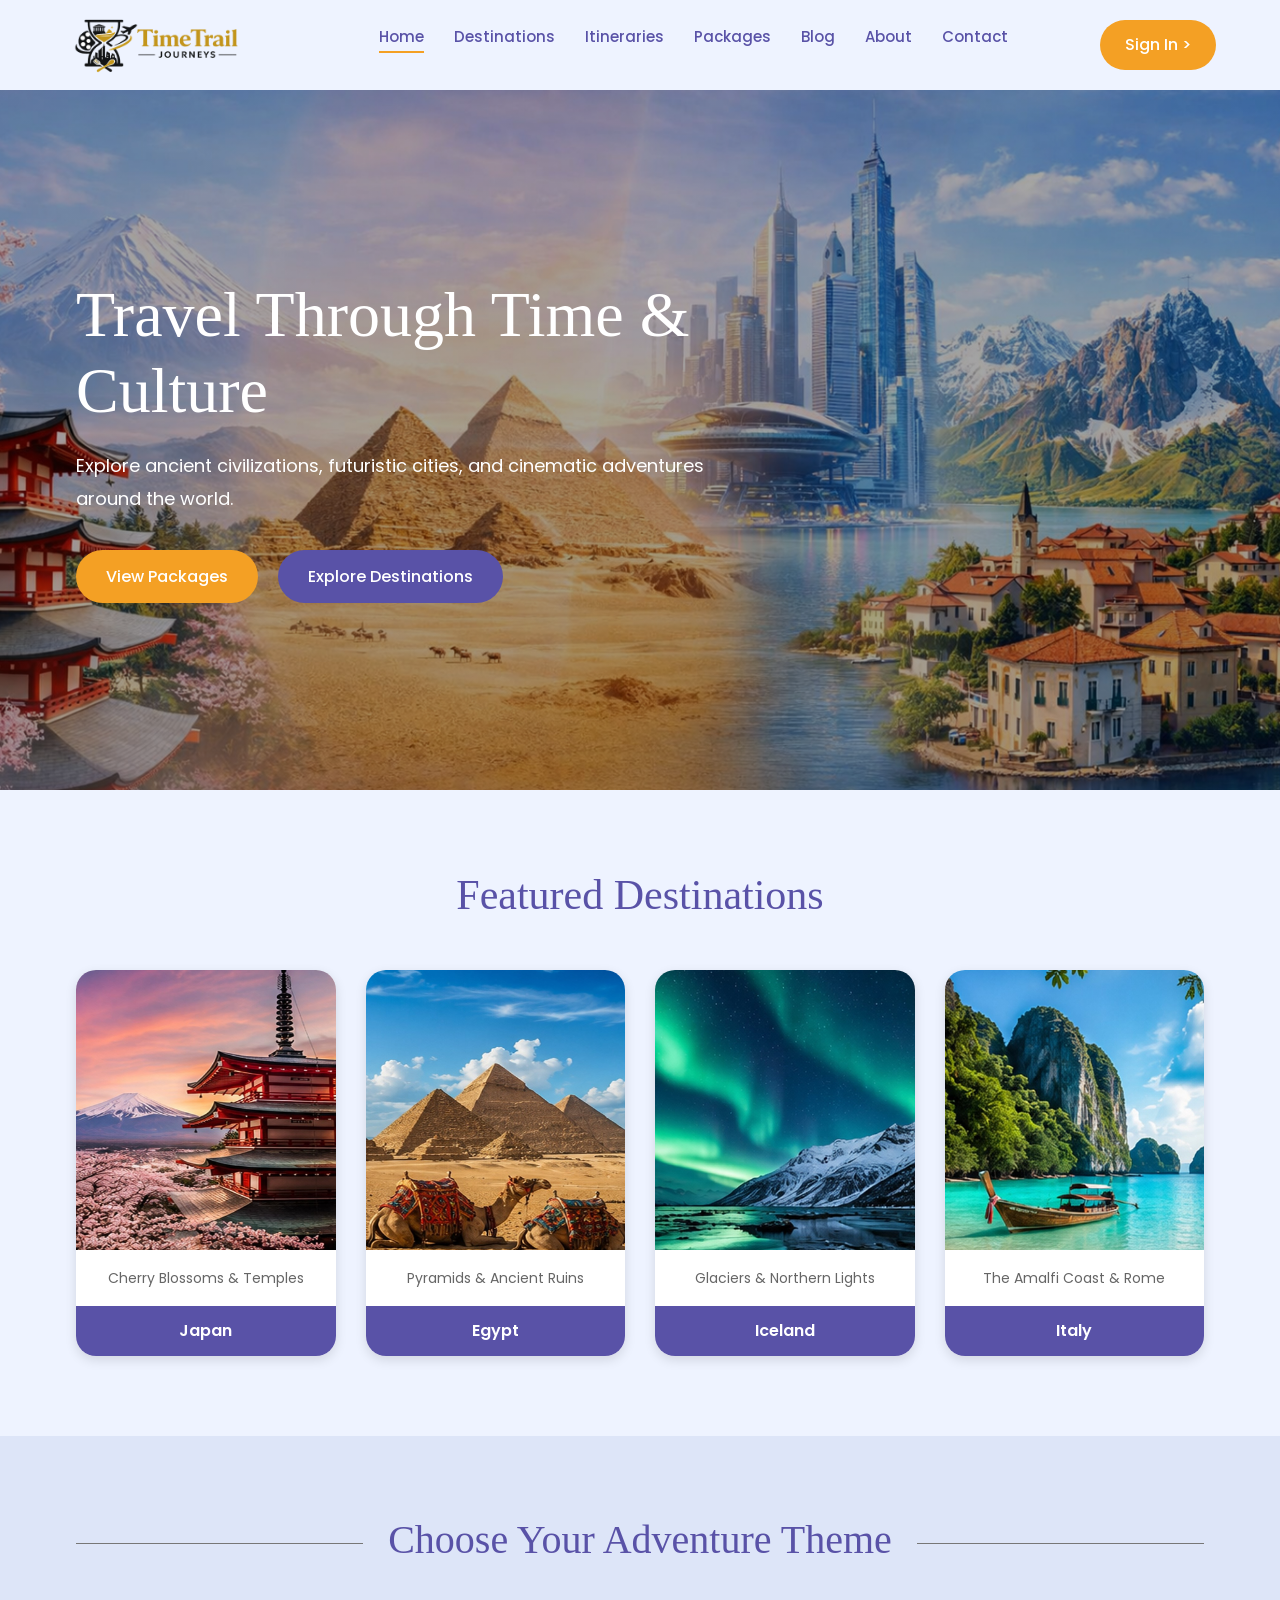
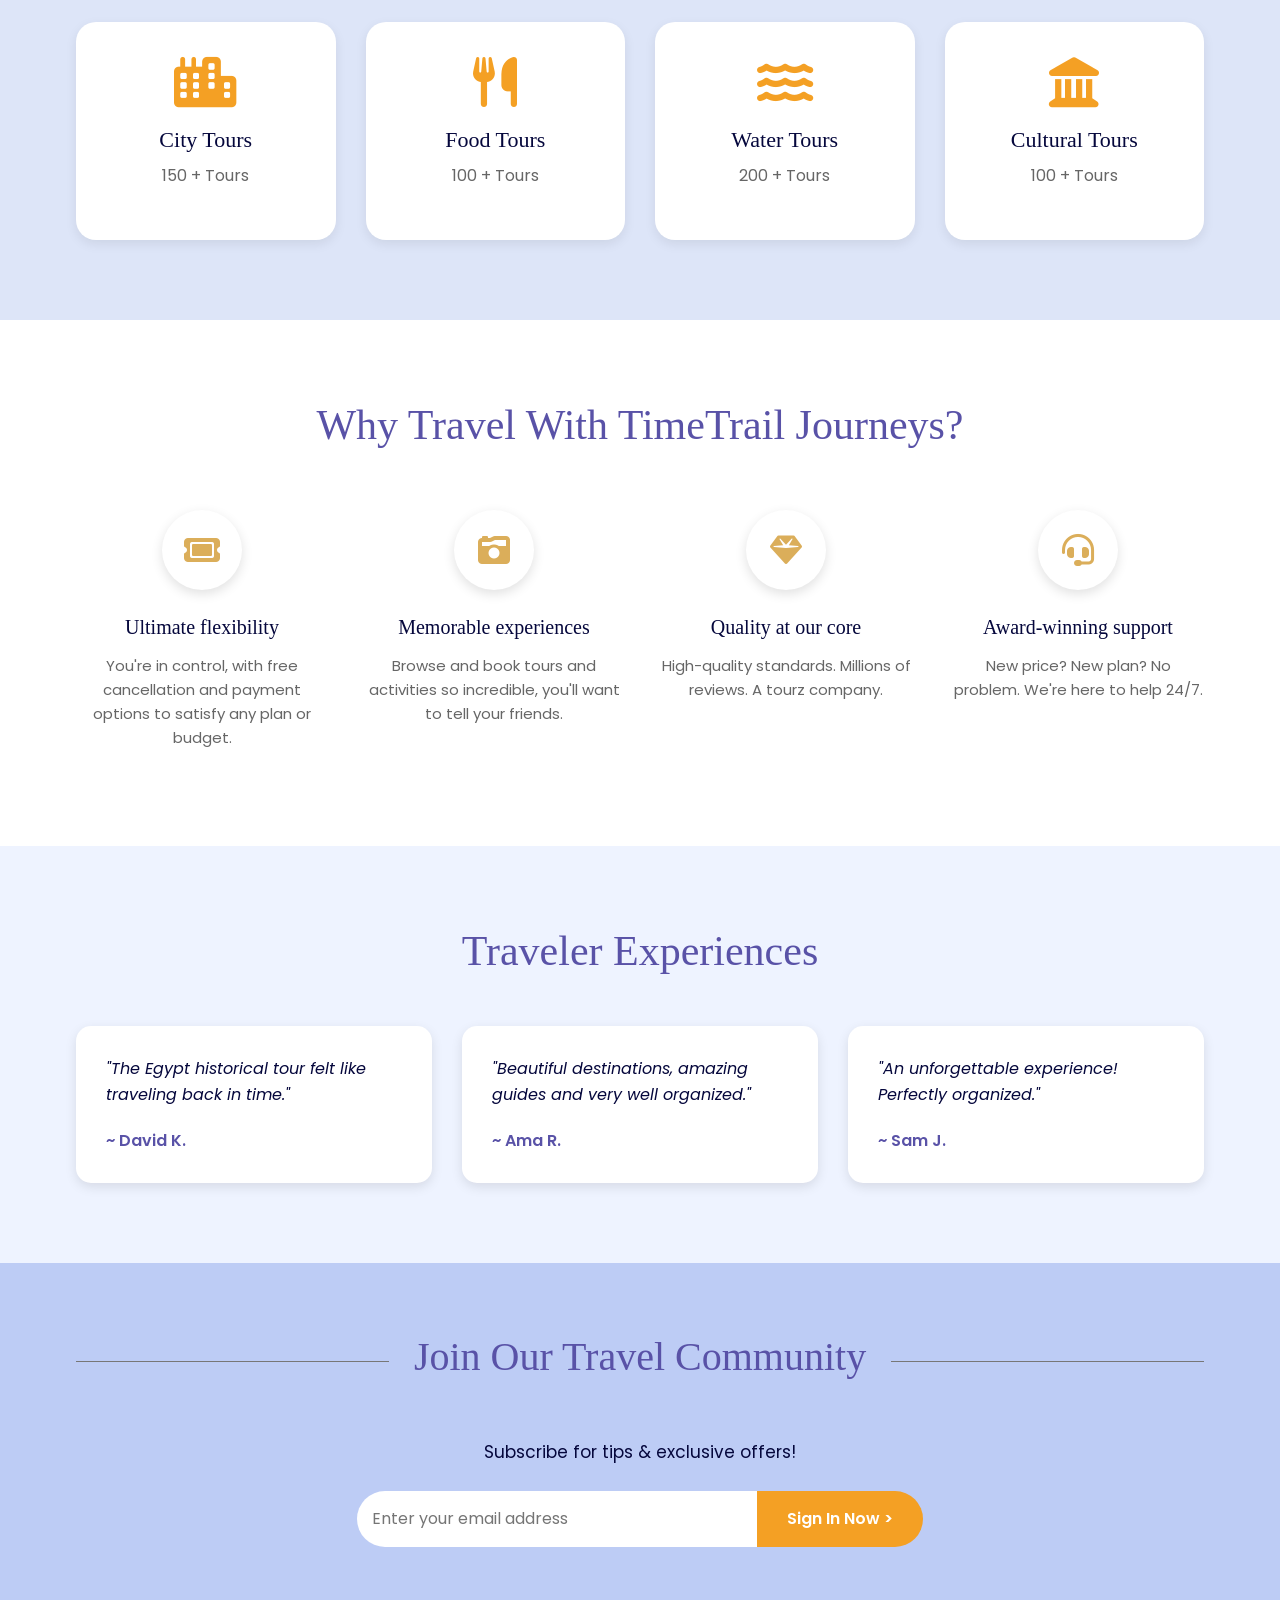
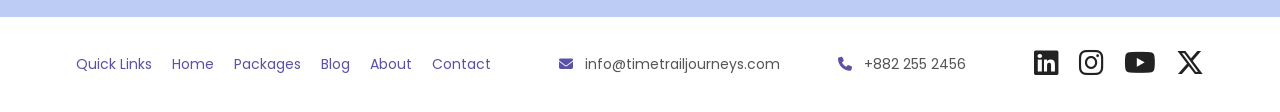
<file: index.html>
<!DOCTYPE html>
<html lang="en">
<head>
    <meta charset="UTF-8">
    <meta name="viewport" content="width=device-width, initial-scale=1.0">
    <title>TimeTrail Journeys</title>

    <link href="https://cdn.jsdelivr.net/npm/bootstrap@5.3.3/dist/css/bootstrap.min.css" rel="stylesheet">

    <!-- Google Fonts -->
    <link href="https://fonts.googleapis.com/css2?family=Poppins:wght@300;400;500;600;700&display=swap" rel="stylesheet">

    <!-- Font Awesome -->
    <link rel="stylesheet"
    href="https://cdnjs.cloudflare.com/ajax/libs/font-awesome/6.5.1/css/all.min.css">

    <!-- CSS -->
    <link rel="stylesheet" href="style.css">
</head>
<body>

<!-- ================= HEADER ================= -->

<header>
    <div class="container navbar">

        <div class="logo">
            <img src="images/logo.png" alt="TimeTrail Journeys Logo">
        </div>

        <nav>
            <ul>
                <li><a class="active" href="index.html">Home</a></li>
                <li><a href="destinations.html">Destinations</a></li>
                <li><a href="itinerary.html">Itineraries</a></li>
                <li><a href="packages.html">Packages</a></li>
                <li><a href="blog.html">Blog</a></li>
                <li><a href="about.html">About</a></li>
                <li><a href="contact.html">Contact</a></li>
            </ul>
        </nav>

        <a href="#" class="signin-btn">Sign In ></a>

    </div>
</header>

<!-- ================= HERO ================= -->

<section class="hero">

    <div class="hero-overlay">

        <div class="container">

            <div class="hero-content">

                <h1>Travel Through Time & Culture</h1>

                <p>
                    Explore ancient civilizations, futuristic cities,
                    and cinematic adventures around the world.
                </p>

                <div class="hero-buttons">

                    <a href="#" class="btn-primary">
                        View Packages
                    </a>

                    <a href="#" class="btn-secondary">
                        Explore Destinations
                    </a>

                </div>

            </div>

        </div>

    </div>

</section>

<!-- ================= FEATURED DESTINATIONS ================= -->

<section class="featured">

    <div class="container">

        <h2>Featured Destinations</h2>

        <div class="destination-grid">

            <div class="destination-card">

                <img src="images/japan.jpg" alt="Japan">

                <div class="card-content">
                    <span>Cherry Blossoms & Temples</span>
                </div>

                <div class="card-label">
                    Japan
                </div>

            </div>

            <div class="destination-card">

                <img src="images/egypt.jpg" alt="Egypt">

                <div class="card-content">
                    <span>Pyramids & Ancient Ruins</span>
                </div>

                <div class="card-label">
                    Egypt
                </div>

            </div>

            <div class="destination-card">

                <img src="images/iceland.jpg" alt="Iceland">

                <div class="card-content">
                    <span>Glaciers & Northern Lights</span>
                </div>

                <div class="card-label">
                    Iceland
                </div>

            </div>

            <div class="destination-card">

                <img src="images/italy.jpg" alt="Italy">

                <div class="card-content">
                    <span>The Amalfi Coast & Rome</span>
                </div>

                <div class="card-label">
                    Italy
                </div>

            </div>

        </div>

    </div>

</section>

<!-- ================= ADVENTURE THEMES ================= -->

<section class="themes">

    <div class="container">

        <div class="section-heading">
            <span></span>
            <h2>Choose Your Adventure Theme</h2>
            <span></span>
        </div>

        <div class="theme-grid">

            <div class="theme-item">
                <i class="fa-solid fa-city"></i>
                <h4>City Tours</h4>
                <p>150 + Tours</p>
            </div>

            <div class="theme-item">
                <i class="fa-solid fa-utensils"></i>
                <h4>Food Tours</h4>
                <p>100 + Tours</p>
            </div>

            <div class="theme-item">
                <i class="fa-solid fa-water"></i>
                <h4>Water Tours</h4>
                <p>200 + Tours</p>
            </div>

            <div class="theme-item">
                <i class="fa-solid fa-landmark"></i>
                <h4>Cultural Tours</h4>
                <p>100 + Tours</p>
            </div>

        </div>

    </div>

</section>

<!-- ================= WHY CHOOSE US ================= -->

<section class="why-us">

    <div class="container">

        <h2>Why Travel With TimeTrail Journeys?</h2>

        <div class="features">

            <div class="feature">

                <div class="icon">
                    <i class="fa-solid fa-ticket"></i>
                </div>

                <h4>Ultimate flexibility</h4>

                <p>
                    You're in control, with free cancellation and payment options
                    to satisfy any plan or budget.
                </p>

            </div>

            <div class="feature">

                <div class="icon">
                    <i class="fa-solid fa-camera-retro"></i>
                </div>

                <h4>Memorable experiences</h4>

                <p>
                    Browse and book tours and activities so incredible,
                    you'll want to tell your friends.
                </p>

            </div>

            <div class="feature">

                <div class="icon">
                    <i class="fa-solid fa-gem"></i>
                </div>

                <h4>Quality at our core</h4>

                <p>
                    High-quality standards. Millions of reviews.
                    A tourz company.
                </p>

            </div>

            <div class="feature">

                <div class="icon">
                    <i class="fa-solid fa-headset"></i>
                </div>

                <h4>Award-winning support</h4>

                <p>
                    New price? New plan? No problem.
                    We're here to help 24/7.
                </p>

            </div>

        </div>

    </div>

</section>

<!-- ================= TESTIMONIALS ================= -->

<section class="testimonials">

    <div class="container">

        <h2>Traveler Experiences</h2>

        <div class="testimonial-grid">

            <div class="testimonial">
                <p>
                    "The Egypt historical tour felt like traveling back in time."
                </p>
                <span>~ David K.</span>
            </div>

            <div class="testimonial">
                <p>
                    "Beautiful destinations, amazing guides and very well organized."
                </p>
                <span>~ Ama R.</span>
            </div>

            <div class="testimonial">
                <p>
                    "An unforgettable experience! Perfectly organized."
                </p>
                <span>~ Sam J.</span>
            </div>

        </div>

    </div>

</section>

<!-- ================= NEWSLETTER ================= -->

<section class="newsletter">

    <div class="container">

        <div class="section-heading">
            <span></span>
            <h2>Join Our Travel Community</h2>
            <span></span>
        </div>

        <p>
            Subscribe for tips & exclusive offers!
        </p>

        <form class="newsletter-form">

            <input
                type="email"
                placeholder="Enter your email address"
            >

            <button type="submit">
                Sign In Now >
            </button>

        </form>

    </div>

</section>

<!-- ================= FOOTER ================= -->

<!-- FOOTER -->

<footer>

    <div class="container footer">

        <div class="footer-links">

            <a href="#">Quick Links</a>
            <a href="index.html">Home</a>
            <a href="#">Packages</a>
            <a href="#">Blog</a>
            <a href="about.html">About</a>
            <a href="contact.html">Contact</a>

        </div>

        <div class="footer-contact">

            <span>
                <i class="fa-solid fa-envelope"></i>
                info@timetrailjourneys.com
            </span>

            &nbsp;&nbsp;

            <span>
                <i class="fa-solid fa-phone"></i>
                +882 255 2456
            </span>

        </div>

        <div class="social-icons">

            <a href="#"><i class="fab fa-linkedin"></i></a>
            <a href="#"><i class="fab fa-instagram"></i></a>
            <a href="#"><i class="fab fa-youtube"></i></a>
            <a href="#"><i class="fa-brands fa-x-twitter"></i></a>

        </div>

    </div>

</footer>

<script src="https://cdn.jsdelivr.net/npm/bootstrap@5.3.3/dist/js/bootstrap.bundle.min.js"></script>

<script src="js/script.js"></script>

</body>
</html>
</file>
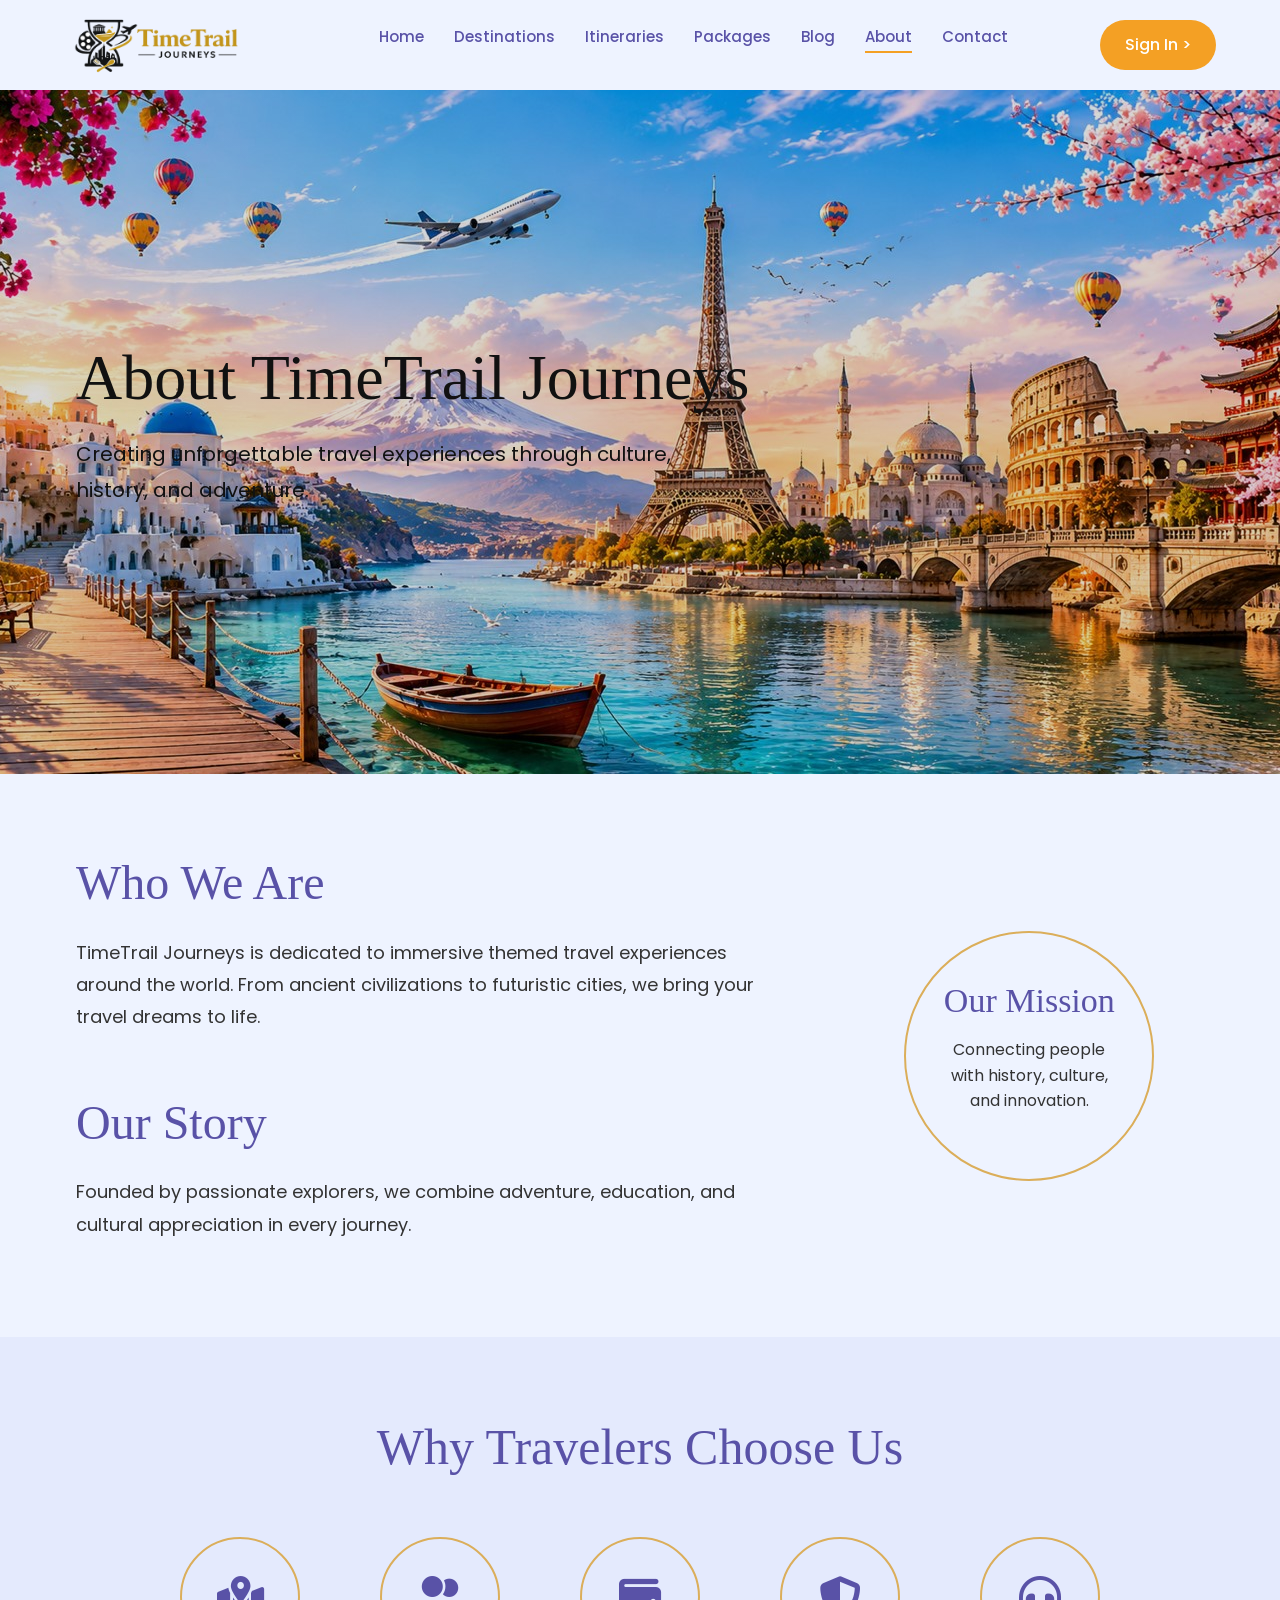
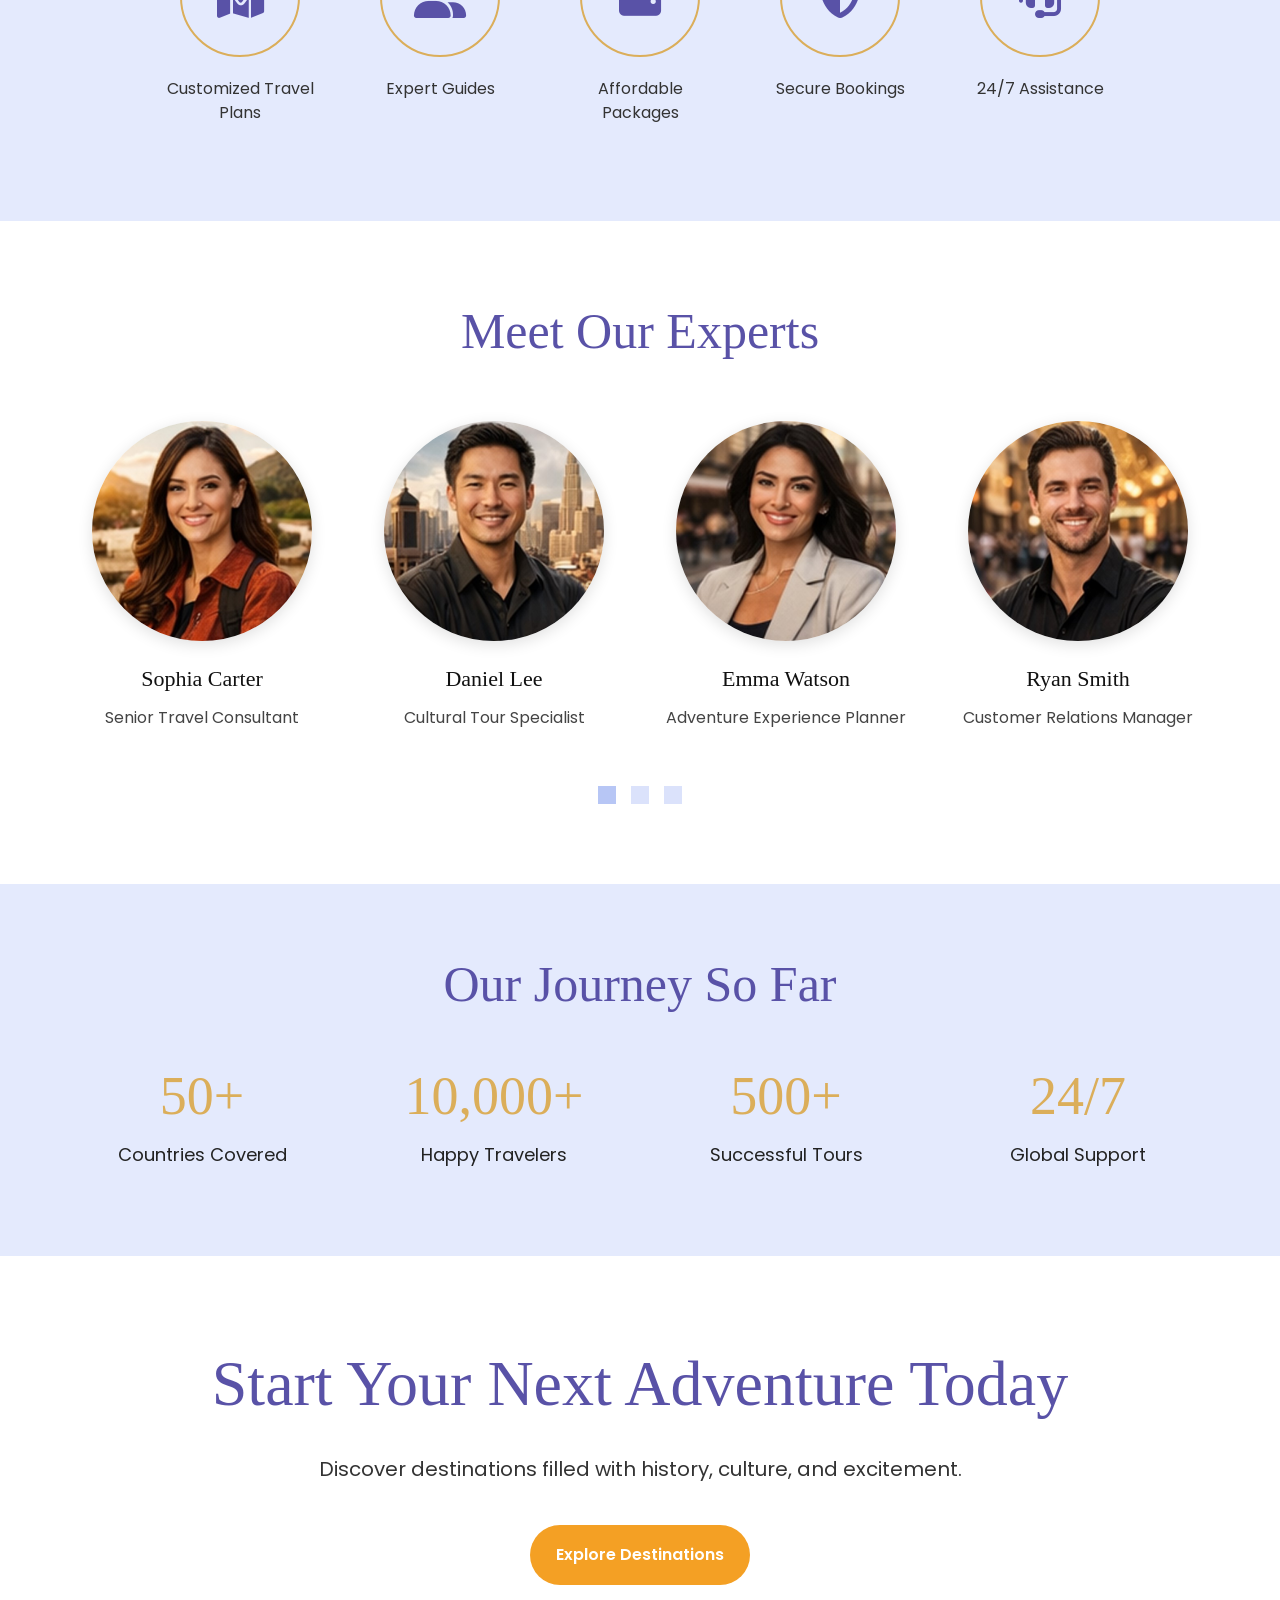
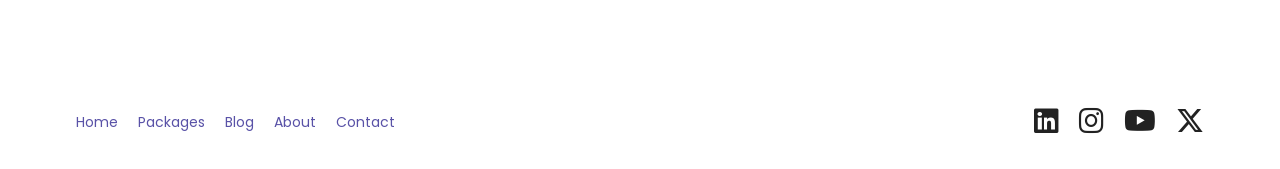
<file: about.html>
<!DOCTYPE html>
<html lang="en">
<head>
    <meta charset="UTF-8">
    <meta name="viewport" content="width=device-width, initial-scale=1.0">
    <title>About Us | TimeTrail Journeys</title>

    <link href="https://cdn.jsdelivr.net/npm/bootstrap@5.3.3/dist/css/bootstrap.min.css" rel="stylesheet">

    <!-- Google Fonts -->
    <link href="https://fonts.googleapis.com/css2?family=Poppins:wght@300;400;500;600;700&display=swap" rel="stylesheet">

    <!-- Font Awesome -->
    <link rel="stylesheet"
    href="https://cdnjs.cloudflare.com/ajax/libs/font-awesome/6.5.1/css/all.min.css">

    <link rel="stylesheet" href="style.css">
</head>

<body>

<!-- ================= HEADER ================= -->

<header>
    <div class="container navbar">

        <div class="logo">
            <img src="images/logo.png" alt="TimeTrail Journeys Logo">
        </div>

        <nav>
            <ul>
                <li><a href="index.html">Home</a></li>
                <li><a href="destinations.html">Destinations</a></li>
                <li><a href="itinerary.html">Itineraries</a></li>
                <li><a href="packages.html">Packages</a></li>
                <li><a href="blog.html">Blog</a></li>
                <li><a class="active" href="about.html">About</a></li>
                <li><a href="contact.html">Contact</a></li>
            </ul>
        </nav>

        <a href="#" class="signin-btn">Sign In ></a>

    </div>
</header>

<!-- ================= HERO SECTION ================= -->

<section class="about-hero">

    <div class="about-overlay">

        <div class="container">

            <div class="about-hero-content">

                <h1>About TimeTrail Journeys</h1>

                <p>
                    Creating unforgettable travel experiences through
                    culture, history, and adventure.
                </p>

            </div>

        </div>

    </div>

</section>

<!-- ================= WHO WE ARE ================= -->

<section class="about-intro">

    <div class="container">

        <div class="about-grid">

            <div class="about-text">

                <div class="about-block">

                    <h2>Who We Are</h2>

                    <p>
                        TimeTrail Journeys is dedicated to immersive themed
                        travel experiences around the world. From ancient
                        civilizations to futuristic cities, we bring your
                        travel dreams to life.
                    </p>

                </div>

                <div class="about-block">

                    <h2>Our Story</h2>

                    <p>
                        Founded by passionate explorers, we combine adventure,
                        education, and cultural appreciation in every journey.
                    </p>

                </div>

            </div>

            <div class="mission-circle">

                <h3>Our Mission</h3>

                <p>
                    Connecting people with history, culture,
                    and innovation.
                </p>

            </div>

        </div>

    </div>

</section>

<!-- ================= WHY CHOOSE US ================= -->

<section class="about-features">

    <div class="container">

        <h2>Why Travelers Choose Us</h2>

        <div class="feature-icons">

            <div class="feature-box">

                <div class="feature-circle">
                    <i class="fa-solid fa-map-location-dot"></i>
                </div>

                <p>Customized Travel Plans</p>

            </div>

            <div class="feature-box">

                <div class="feature-circle">
                    <i class="fa-solid fa-user-group"></i>
                </div>

                <p>Expert Guides</p>

            </div>

            <div class="feature-box">

                <div class="feature-circle">
                    <i class="fa-solid fa-wallet"></i>
                </div>

                <p>Affordable Packages</p>

            </div>

            <div class="feature-box">

                <div class="feature-circle">
                    <i class="fa-solid fa-shield-halved"></i>
                </div>

                <p>Secure Bookings</p>

            </div>

            <div class="feature-box">

                <div class="feature-circle">
                    <i class="fa-solid fa-headset"></i>
                </div>

                <p>24/7 Assistance</p>

            </div>

        </div>

    </div>

</section>

<!-- ================= TEAM SECTION ================= -->

<section class="experts">

    <div class="container">

        <h2>Meet Our Experts</h2>

        <div class="experts-grid">

            <div class="expert-card">

                <img src="images/expert1.jpg" alt="Sophia Carter">

                <h4>Sophia Carter</h4>

                <p>Senior Travel Consultant</p>

            </div>

            <div class="expert-card">

                <img src="images/expert2.jpg" alt="Daniel Lee">

                <h4>Daniel Lee</h4>

                <p>Cultural Tour Specialist</p>

            </div>

            <div class="expert-card">

                <img src="images/expert3.jpg" alt="Emma Watson">

                <h4>Emma Watson</h4>

                <p>Adventure Experience Planner</p>

            </div>

            <div class="expert-card">

                <img src="images/expert4.jpg" alt="Ryan Smith">

                <h4>Ryan Smith</h4>

                <p>Customer Relations Manager</p>

            </div>

        </div>

        <div class="slider-dots">

            <span class="active-dot"></span>
            <span></span>
            <span></span>

        </div>

    </div>

</section>

<!-- ================= STATS SECTION ================= -->

<section class="journey-stats">

    <div class="container">

        <h2>Our Journey So Far</h2>

        <div class="stats-grid">

            <div class="stat">

                <h3>50+</h3>
                <p>Countries Covered</p>

            </div>

            <div class="stat">

                <h3>10,000+</h3>
                <p>Happy Travelers</p>

            </div>

            <div class="stat">

                <h3>500+</h3>
                <p>Successful Tours</p>

            </div>

            <div class="stat">

                <h3>24/7</h3>
                <p>Global Support</p>

            </div>

        </div>

    </div>

</section>

<!-- ================= CTA ================= -->

<section class="about-cta">

    <div class="container">

        <h2>Start Your Next Adventure Today</h2>

        <p>
            Discover destinations filled with history,
            culture, and excitement.
        </p>

        <a href="#" class="cta-btn">
            Explore Destinations
        </a>

    </div>

</section>

<!-- ================= FOOTER ================= -->

<footer>

    <div class="container footer">

        <div class="footer-links">

            <a href="index.html">Home</a>
            <a href="#">Packages</a>
            <a href="#">Blog</a>
            <a href="about.html">About</a>
            <a href="contact.html">Contact</a>

        </div>

        <div class="social-icons">

            <a href="#"><i class="fab fa-linkedin"></i></a>

            <a href="#"><i class="fab fa-instagram"></i></a>

            <a href="#"><i class="fab fa-youtube"></i></a>

            <a href="#"><i class="fa-brands fa-x-twitter"></i></a>

        </div>

    </div>

</footer>

<script src="https://cdn.jsdelivr.net/npm/bootstrap@5.3.3/dist/js/bootstrap.bundle.min.js"></script>

<script src="js/script.js"></script>

</body>
</html>
</file>
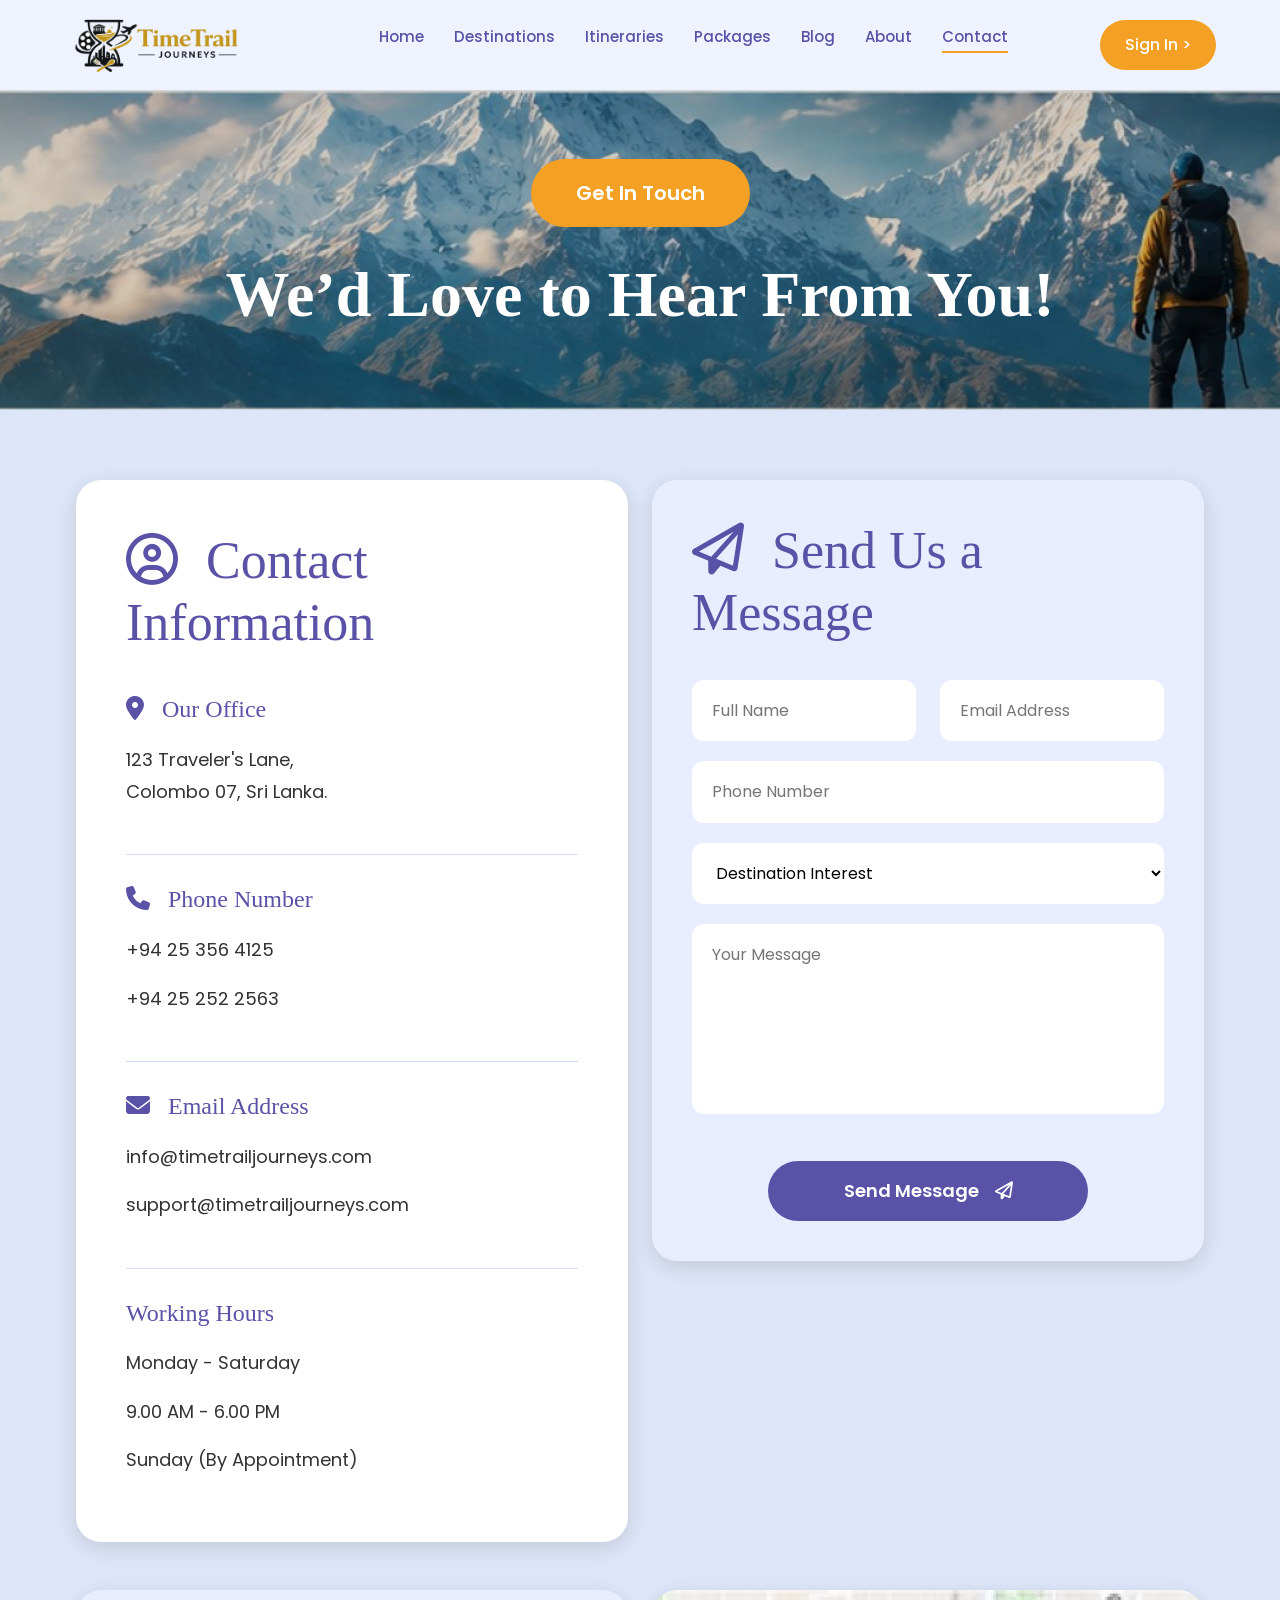
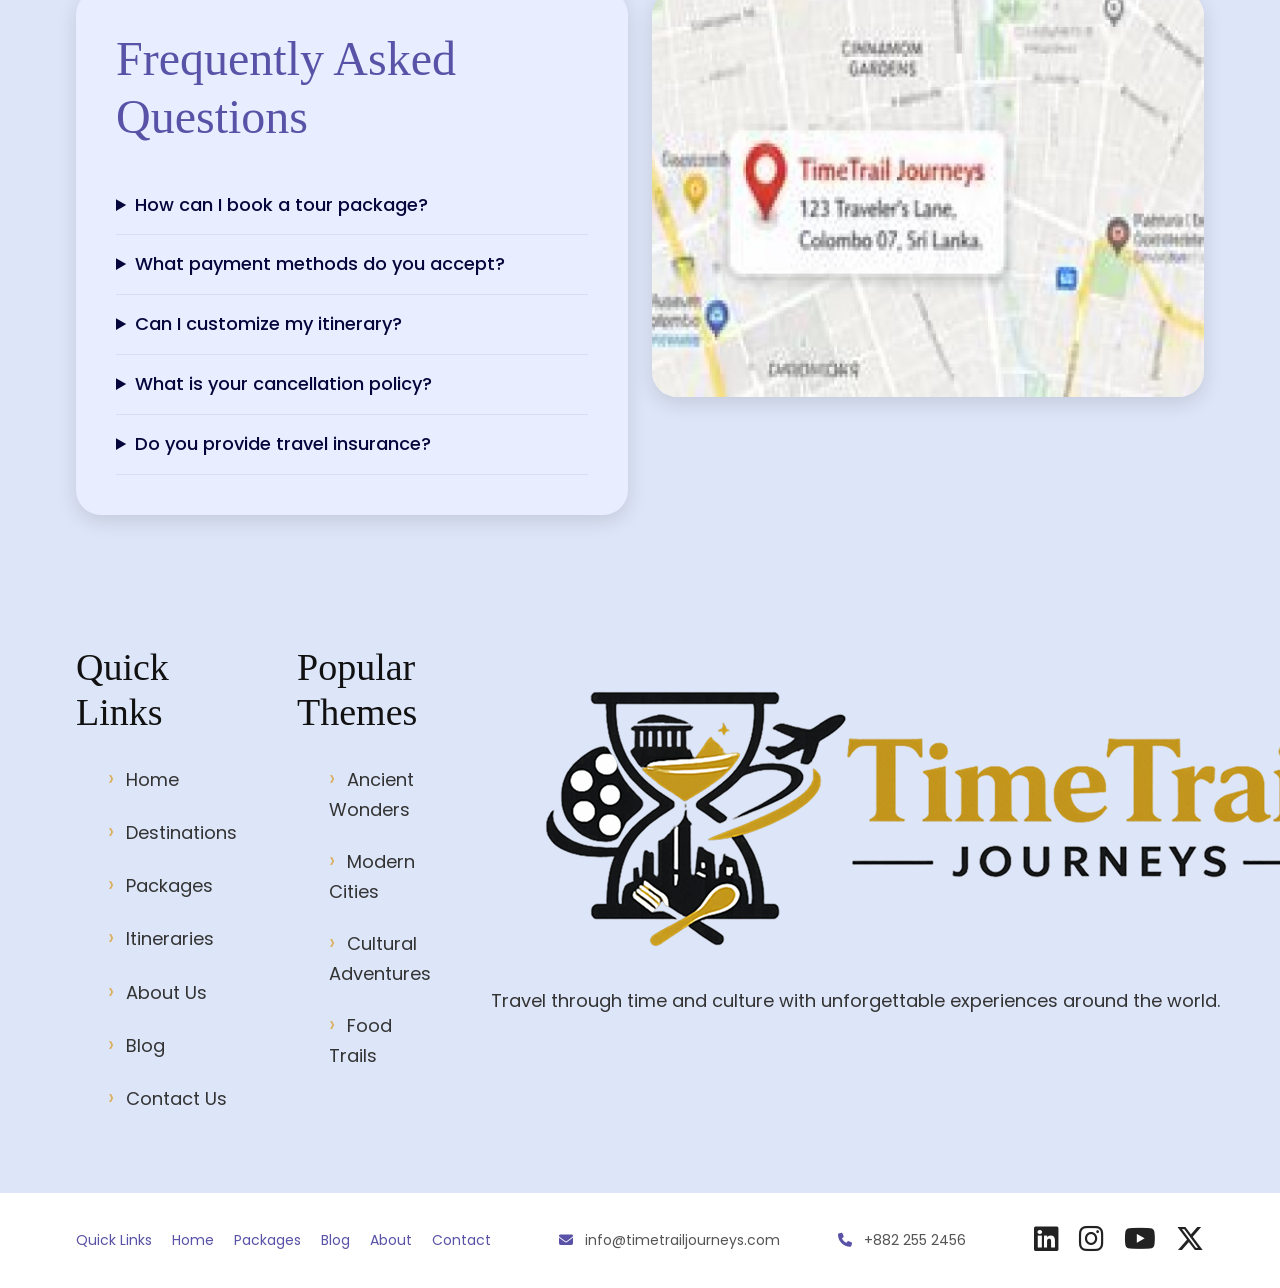
<file: contact.html>
<!DOCTYPE html>
<html lang="en">
<head>
    <meta charset="UTF-8">
    <meta name="viewport" content="width=device-width, initial-scale=1.0">
    <title>Contact Us | TimeTrail Journeys</title>

    <link href="https://cdn.jsdelivr.net/npm/bootstrap@5.3.3/dist/css/bootstrap.min.css" rel="stylesheet">

    <link href="https://fonts.googleapis.com/css2?family=Poppins:wght@300;400;500;600;700&display=swap" rel="stylesheet">

    <link rel="stylesheet"
    href="https://cdnjs.cloudflare.com/ajax/libs/font-awesome/6.5.1/css/all.min.css">

    <link rel="stylesheet" href="style.css">
</head>

<body>

<!-- HEADER -->

<header>
    <div class="container navbar">

        <div class="logo">
            <img src="images/logo.png" alt="TimeTrail Journeys Logo">
        </div>

        <nav>
            <ul>
                <li><a href="index.html">Home</a></li>
                <li><a href="destinations.html">Destinations</a></li>
                <li><a href="itinerary.html">Itineraries</a></li>
                <li><a href="packages.html">Packages</a></li>
                <li><a href="blog.html">Blog</a></li>
                <li><a href="about.html">About</a></li>
                <li><a class="active" href="contact.html">Contact</a></li>
            </ul>
        </nav>

        <a href="#" class="signin-btn">Sign In ></a>

    </div>
</header>

<!-- CONTACT HERO -->

<section class="contact-hero">

    <div class="contact-hero-overlay">

        <a href="#" class="contact-hero-btn">
            Get In Touch
        </a>

        <h1>We’d Love to Hear From You!</h1>

    </div>

</section>

<!-- CONTACT CONTENT -->

<section class="contact-section">

    <div class="container">

        <div class="row g-4">

            <!-- LEFT CONTACT CARD -->

            <div class="col-lg-6">

                <div class="contact-info-card">

                    <h2>
                        <i class="fa-regular fa-circle-user"></i>
                        Contact Information
                    </h2>

                    <div class="info-item">

                        <h4>
                            <i class="fa-solid fa-location-dot"></i>
                            Our Office
                        </h4>

                        <p>
                            123 Traveler's Lane,<br>
                            Colombo 07, Sri Lanka.
                        </p>

                    </div>

                    <div class="info-item">

                        <h4>
                            <i class="fa-solid fa-phone"></i>
                            Phone Number
                        </h4>

                        <p>+94 25 356 4125</p>
                        <p>+94 25 252 2563</p>

                    </div>

                    <div class="info-item">

                        <h4>
                            <i class="fa-solid fa-envelope"></i>
                            Email Address
                        </h4>

                        <p>info@timetrailjourneys.com</p>
                        <p>support@timetrailjourneys.com</p>

                    </div>

                    <div class="info-item">

                        <h4>Working Hours</h4>

                        <p>Monday - Saturday</p>
                        <p>9.00 AM - 6.00 PM</p>
                        <p>Sunday (By Appointment)</p>

                    </div>

                </div>

            </div>

            <!-- RIGHT FORM CARD -->

            <div class="col-lg-6">

                <div class="contact-form-card">

                    <h2>
                        <i class="fa-regular fa-paper-plane"></i>
                        Send Us a Message
                    </h2>

                    <form>

                        <div class="row">

                            <div class="col-md-6">

                                <input
                                    type="text"
                                    placeholder="Full Name"
                                    required>

                            </div>

                            <div class="col-md-6">

                                <input
                                    type="email"
                                    placeholder="Email Address"
                                    required>

                            </div>

                        </div>

                        <input
                            type="tel"
                            placeholder="Phone Number">

                        <select>

                            <option>Destination Interest</option>
                            <option>Ancient Wonders</option>
                            <option>Modern Cities</option>
                            <option>Cultural Adventures</option>
                            <option>Food Trails</option>

                        </select>

                        <textarea
                            rows="6"
                            placeholder="Your Message"></textarea>

                        <button type="submit">
                            Send Message
                            <i class="fa-regular fa-paper-plane"></i>
                        </button>

                    </form>

                </div>

            </div>

        </div>

        <!-- FAQ + MAP -->

        <div class="row g-4 mt-4">

            <div class="col-lg-6">

                <div class="faq-card">

                    <h2>Frequently Asked Questions</h2>

                    <details>
                        <summary>How can I book a tour package?</summary>
                        <p>Choose your preferred package and submit a booking request.</p>
                    </details>

                    <details>
                        <summary>What payment methods do you accept?</summary>
                        <p>Visa, MasterCard, PayPal and bank transfers.</p>
                    </details>

                    <details>
                        <summary>Can I customize my itinerary?</summary>
                        <p>Yes, all itineraries can be customized.</p>
                    </details>

                    <details>
                        <summary>What is your cancellation policy?</summary>
                        <p>Please refer to our booking terms and conditions.</p>
                    </details>

                    <details>
                        <summary>Do you provide travel insurance?</summary>
                        <p>Optional travel insurance can be arranged.</p>
                    </details>

                </div>

            </div>

            <div class="col-lg-6">

                <div class="map-card">

                    <img
                        src="images/contact-map.jpg"
                        alt="TimeTrail Location Map">

                </div>

            </div>

        </div>

    </div>

</section>


<!-- FOOTER TOP -->

<section class="contact-footer-top">

    <div class="container footer-top-grid">

        <div>

            <h3>Quick Links</h3>

            <ul>
                <li>Home</li>
                <li>Destinations</li>
                <li>Packages</li>
                <li>Itineraries</li>
                <li>About Us</li>
                <li>Blog</li>
                <li>Contact Us</li>
            </ul>

        </div>

        <div>

            <h3>Popular Themes</h3>

            <ul>
                <li>Ancient Wonders</li>
                <li>Modern Cities</li>
                <li>Cultural Adventures</li>
                <li>Food Trails</li>
            </ul>

        </div>

        <div class="footer-brand">

            <img src="images/logo.png" alt="TimeTrail Journeys Logo">
            
            <p>
                Travel through time and culture with unforgettable
                experiences around the world.
            </p>

        </div>

    </div>

</section>


<!-- FOOTER -->

<footer>

    <div class="container footer">

        <div class="footer-links">

            <a href="#">Quick Links</a>
            <a href="index.html">Home</a>
            <a href="#">Packages</a>
            <a href="#">Blog</a>
            <a href="about.html">About</a>
            <a href="contact.html">Contact</a>

        </div>

        <div class="footer-contact">

            <span>
                <i class="fa-solid fa-envelope"></i>
                info@timetrailjourneys.com
            </span>

            &nbsp;&nbsp;

            <span>
                <i class="fa-solid fa-phone"></i>
                +882 255 2456
            </span>

        </div>

        <div class="social-icons">

            <a href="#"><i class="fab fa-linkedin"></i></a>
            <a href="#"><i class="fab fa-instagram"></i></a>
            <a href="#"><i class="fab fa-youtube"></i></a>
            <a href="#"><i class="fa-brands fa-x-twitter"></i></a>

        </div>

    </div>

</footer>

<script src="https://cdn.jsdelivr.net/npm/bootstrap@5.3.3/dist/js/bootstrap.bundle.min.js"></script>

<script src="js/script.js"></script>

</body>
</html>
</file>
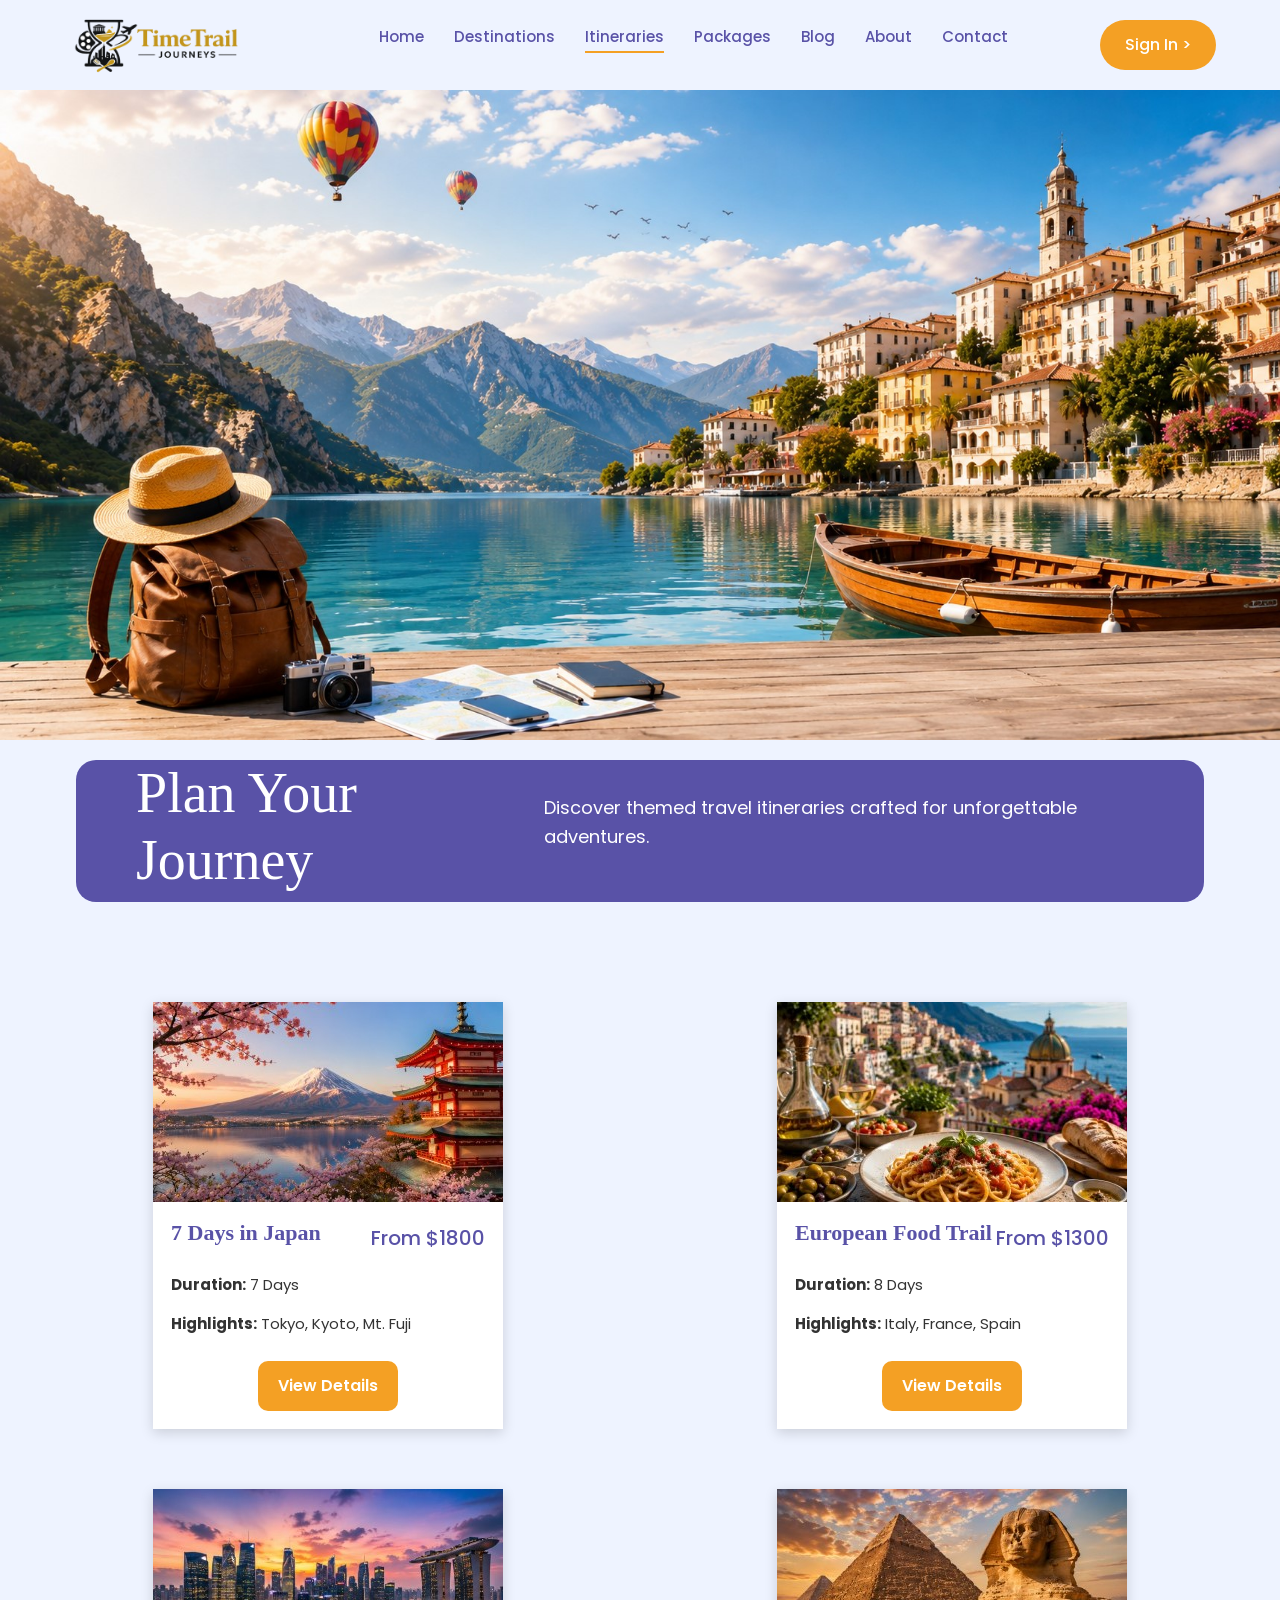
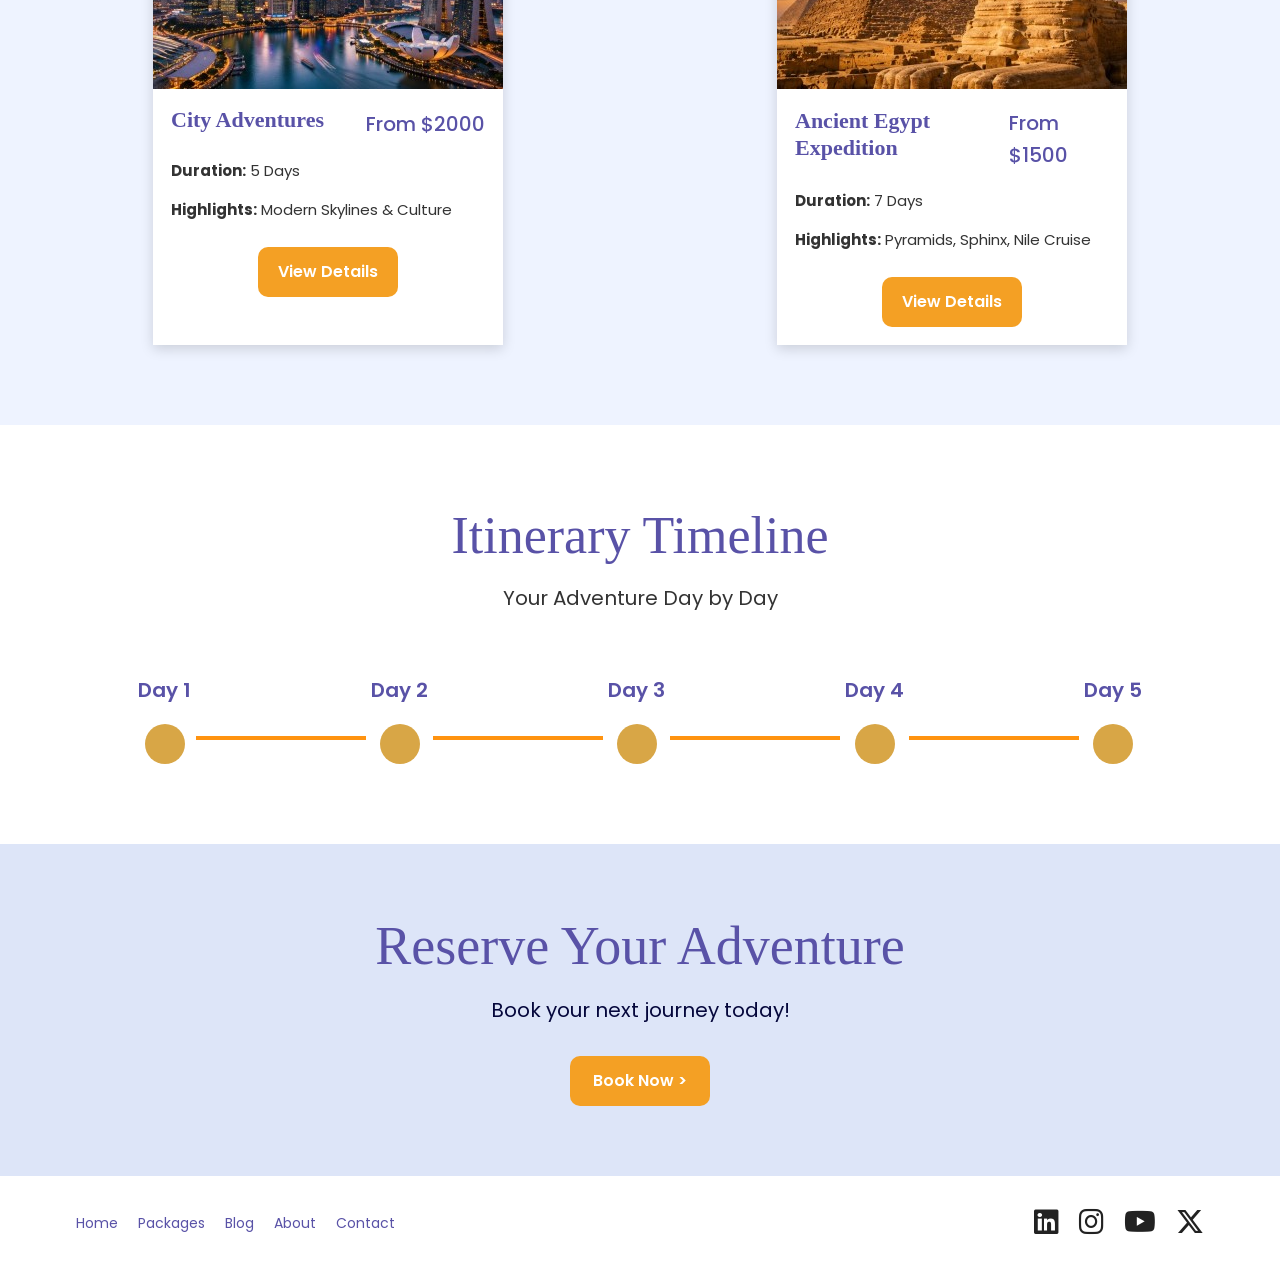
<file: itinerary.html>
<!DOCTYPE html>
<html lang="en">
<head>
    <meta charset="UTF-8">
    <meta name="viewport" content="width=device-width, initial-scale=1.0">
    <title>Itineraries | TimeTrail Journeys</title>

    <link href="https://cdn.jsdelivr.net/npm/bootstrap@5.3.3/dist/css/bootstrap.min.css" rel="stylesheet">

    <link href="https://fonts.googleapis.com/css2?family=Poppins:wght@300;400;500;600;700&display=swap" rel="stylesheet">

    <link rel="stylesheet"
    href="https://cdnjs.cloudflare.com/ajax/libs/font-awesome/6.5.1/css/all.min.css">

    <link rel="stylesheet" href="style.css">
</head>

<body>

<!-- ================= HEADER ================= -->

<header>
    <div class="container navbar">

        <div class="logo">
            <img src="images/logo.png" alt="TimeTrail Journeys Logo">
        </div>

        <nav>
            <ul>
                <li><a href="index.html">Home</a></li>
                <li><a href="destinations.html">Destinations</a></li>
                <li><a class="active" href="itinerary.html">Itineraries</a></li>
                <li><a href="packages.html">Packages</a></li>
                <li><a href="blog.html">Blog</a></li>
                <li><a href="about.html">About</a></li>
                <li><a href="contact.html">Contact</a></li>
            </ul>
        </nav>

        <a href="#" class="signin-btn">Sign In ></a>

    </div>
</header>

<!-- ================= HERO BANNER ================= -->

<section class="itinerary-hero">

    <img src="images/itinerary-banner.jpg"
         alt="Travel Itinerary Banner">

</section>

<!-- ================= PLAN YOUR JOURNEY ================= -->

<section class="journey-intro">

    <div class="container">

        <div class="journey-banner">

            <div class="journey-title">
                <h2>Plan Your Journey</h2>
            </div>

            <div class="journey-text">
                <p>
                    Discover themed travel itineraries crafted for unforgettable adventures.
                </p>
            </div>

        </div>

    </div>

</section>

<!-- ================= ITINERARY CARDS ================= -->

<section class="itinerary-packages">

    <div class="container">

        <div class="itinerary-grid">

            <!-- Card 1 -->

            <div class="itinerary-card">

                <img src="images/japan-itinerary.jpg" alt="Japan">

                <div class="itinerary-content">

                    <div class="package-header">
                        <h4>7 Days in Japan</h4>
                        <span>From $1800</span>
                    </div>

                    <p><strong>Duration:</strong> 7 Days</p>

                    <p>
                        <strong>Highlights:</strong>
                        Tokyo, Kyoto, Mt. Fuji
                    </p>

                    <a href="#" class="package-btn">
                        View Details
                    </a>

                </div>

            </div>

            <!-- Card 2 -->

            <div class="itinerary-card">

                <img src="images/food-trail.jpg" alt="Food Trail">

                <div class="itinerary-content">

                    <div class="package-header">
                        <h4>European Food Trail</h4>
                        <span>From $1300</span>
                    </div>

                    <p><strong>Duration:</strong> 8 Days</p>

                    <p>
                        <strong>Highlights:</strong>
                        Italy, France, Spain
                    </p>

                    <a href="#" class="package-btn">
                        View Details
                    </a>

                </div>

            </div>

            <!-- Card 3 -->

            <div class="itinerary-card">

                <img src="images/city-adventure.jpg" alt="City Adventure">

                <div class="itinerary-content">

                    <div class="package-header">
                        <h4>City Adventures</h4>
                        <span>From $2000</span>
                    </div>

                    <p><strong>Duration:</strong> 5 Days</p>

                    <p>
                        <strong>Highlights:</strong>
                        Modern Skylines & Culture
                    </p>

                    <a href="#" class="package-btn">
                        View Details
                    </a>

                </div>

            </div>

            <!-- Card 4 -->

            <div class="itinerary-card">

                <img src="images/egypt-expedition.jpg" alt="Egypt">

                <div class="itinerary-content">

                    <div class="package-header">
                        <h4>Ancient Egypt Expedition</h4>
                        <span>From $1500</span>
                    </div>

                    <p><strong>Duration:</strong> 7 Days</p>

                    <p>
                        <strong>Highlights:</strong>
                        Pyramids, Sphinx, Nile Cruise
                    </p>

                    <a href="#" class="package-btn">
                        View Details
                    </a>

                </div>

            </div>

        </div>

    </div>

</section>

<!-- ================= TIMELINE ================= -->

<section class="timeline-section">

    <div class="container">

        <h2>Itinerary Timeline</h2>

        <p class="timeline-subtitle">
            Your Adventure Day by Day
        </p>

        <div class="timeline">

            <div class="timeline-step">
                <span>Day 1</span>
                <div class="circle"></div>
            </div>

            <div class="timeline-line"></div>

            <div class="timeline-step">
                <span>Day 2</span>
                <div class="circle"></div>
            </div>

            <div class="timeline-line"></div>

            <div class="timeline-step">
                <span>Day 3</span>
                <div class="circle"></div>
            </div>

            <div class="timeline-line"></div>

            <div class="timeline-step">
                <span>Day 4</span>
                <div class="circle"></div>
            </div>

            <div class="timeline-line"></div>

            <div class="timeline-step">
                <span>Day 5</span>
                <div class="circle"></div>
            </div>

        </div>

    </div>

</section>

<!-- ================= RESERVE CTA ================= -->

<section class="reserve-section">

    <div class="container">

        <h2>Reserve Your Adventure</h2>

        <p>
            Book your next journey today!
        </p>

        <a href="#" class="reserve-btn">
            Book Now >
        </a>

    </div>

</section>

<!-- ================= FOOTER ================= -->

<footer>

    <div class="container footer">

        <div class="footer-links">

            <a href="index.html">Home</a>
            <a href="#">Packages</a>
            <a href="#">Blog</a>
            <a href="about.html">About</a>
            <a href="contact.html">Contact</a>

        </div>

        <div class="social-icons">

            <a href="#"><i class="fab fa-linkedin"></i></a>

            <a href="#"><i class="fab fa-instagram"></i></a>

            <a href="#"><i class="fab fa-youtube"></i></a>

            <a href="#"><i class="fa-brands fa-x-twitter"></i></a>

        </div>

    </div>

</footer>

<script src="https://cdn.jsdelivr.net/npm/bootstrap@5.3.3/dist/js/bootstrap.bundle.min.js"></script>

<script src="js/script.js"></script>

</body>
</html>
</file>
<file: style.css>
/* ==========================
   GLOBAL STYLES
========================== */

*{
    margin:0;
    padding:0;
    box-sizing:border-box;
}

html{
    scroll-behavior:smooth;
}

body{
    font-family:'Poppins',sans-serif;
    color:#05073C;
    background:#ffffff;
    line-height:1.6;
}

.container{
    width:1200px;
    max-width:90%;
    margin:auto;
}

h1,h2,h3,h4{
    font-family:Georgia, serif;
}

a{
    text-decoration:none;
}

/* ==========================
   HEADER
========================== */

header{
    background:#EEF3FF;
    height:90px;
    box-shadow:0 2px 8px rgba(0,0,0,0.05);
}

.navbar{
    height:90px;
    display:flex;
    justify-content:space-between;
    align-items:center;
}

.logo img{
    height: 70px;
    width:auto;
    display:block;
}

nav ul{
    list-style:none;
    display:flex;
    gap:30px;
}

nav a{
    color:#5952A7;
    font-size:15px;
    font-weight:500;
    transition:0.3s;
}

nav a:hover{
    color:#F4A024;
}

.active{
    border-bottom:2px solid #F4A024;
    padding-bottom:4px;
}

.signin-btn{
    background:#F4A024;
    color:#fff;
    padding:12px 25px;
    border-radius:30px;
    font-weight:500;
    transition:0.3s;
}

.signin-btn:hover{
    transform:translateY(-2px);
}

/* ==========================
   HERO
========================== */

.hero{
    height:700px;
    background:
    linear-gradient(
        rgba(0,0,0,0.35),
        rgba(0,0,0,0.35)
    ),
    url('images/hero-banner.jpg');

    background-size:cover;
    background-position:center;
    background-repeat:no-repeat;
}

.hero-overlay{
    height:100%;
    display:flex;
    align-items:center;
}

.hero-content{
    max-width:650px;
}

.hero h1{
    font-size:64px;
    color:white;
    margin-bottom:20px;
}

.hero p{
    color:white;
    font-size:18px;
    margin-bottom:35px;
    line-height:1.8;
}

.hero-buttons{
    display:flex;
    gap:20px;
}

.btn-primary,
.btn-secondary{
    padding:14px 30px;
    border-radius:30px;
    font-weight:500;
    transition:0.3s;
}

.btn-primary{
    background:#F4A024;
    color:white;
}

.btn-secondary{
    background:#5952A7;
    color:white;
}

.btn-primary:hover,
.btn-secondary:hover{
    transform:translateY(-3px);
}

/* ==========================
   FEATURED DESTINATIONS
========================== */

.featured{
    padding:80px 0;
    background:#EEF3FF;
}

.featured h2{
    text-align:center;
    color:#5952A7;
    margin-bottom:50px;
    font-size:42px;
}

.destination-grid{
    display:grid;
    grid-template-columns:repeat(4,1fr);
    gap:30px;
}

.destination-card{
    background:white;
    border-radius:20px;
    overflow:hidden;
    box-shadow:0 4px 12px rgba(0,0,0,0.12);
    transition:0.3s;
}

.destination-card:hover{
    transform:translateY(-8px);
}

.destination-card img{
    width:100%;
    height:280px;
    object-fit:cover;
}

.card-content{
    padding:15px;
    text-align:center;
}

.card-content span{
    font-size:14px;
    color:#666;
}

.card-label{
    background:#5952A7;
    color:white;
    text-align:center;
    padding:12px;
    font-weight:600;
}

/* ==========================
   ADVENTURE THEMES
========================== */

.themes{
    padding:80px 0;
    background:#DDE5F8;
}

.section-heading{
    display:flex;
    align-items:center;
    gap:25px;
    margin-bottom:50px;
}

.section-heading span{
    flex:1;
    height:1px;
    background:#777;
}

.section-heading h2{
    color:#5952A7;
    font-size:40px;
    white-space:nowrap;
}

.theme-grid{
    display:grid;
    grid-template-columns:repeat(4,1fr);
    gap:30px;
    text-align:center;
}

.theme-item{
    background:white;
    padding:35px 20px;
    border-radius:20px;
    box-shadow:0 4px 12px rgba(0,0,0,0.08);
}

.theme-item i{
    font-size:50px;
    color:#F4A024;
    margin-bottom:20px;
}

.theme-item h4{
    font-size:22px;
    margin-bottom:10px;
}

.theme-item p{
    color:#666;
}

/* ==========================
   WHY US
========================== */

.why-us{
    padding:80px 0;
}

.why-us h2{
    text-align:center;
    color:#5952A7;
    margin-bottom:60px;
    font-size:42px;
}

.features{
    display:grid;
    grid-template-columns:repeat(4,1fr);
    gap:40px;
}

.feature{
    text-align:center;
}

.icon{
    width:80px;
    height:80px;
    margin:auto;
    margin-bottom:25px;

    background:white;
    border-radius:50%;

    display:flex;
    justify-content:center;
    align-items:center;

    box-shadow:0 4px 12px rgba(0,0,0,0.12);
}

.icon i{
    font-size:32px;
    color:#DBAE5A;
}

.feature h4{
    font-size:20px;
    margin-bottom:15px;
}

.feature p{
    color:#666;
    font-size:15px;
}

/* ==========================
   TESTIMONIALS
========================== */

.testimonials{
    padding:80px 0;
    background:#EEF3FF;
}

.testimonials h2{
    text-align:center;
    color:#5952A7;
    margin-bottom:50px;
    font-size:42px;
}

.testimonial-grid{
    display:grid;
    grid-template-columns:repeat(3,1fr);
    gap:30px;
}

.testimonial{
    background:white;
    padding:30px;
    border-radius:15px;
    box-shadow:0 4px 12px rgba(0,0,0,0.1);
}

.testimonial p{
    font-style:italic;
    margin-bottom:20px;
}

.testimonial span{
    font-weight:600;
    color:#5952A7;
}

/* ==========================
   NEWSLETTER
========================== */

.newsletter{
    background:#BDCCF5;
    padding:70px 0;
    text-align:center;
}

.newsletter p{
    margin-bottom:25px;
    font-size:17px;
}

.newsletter-form{
    display:flex;
    justify-content:center;
}

.newsletter-form input{
    width:400px;
    padding:15px;
    border:none;
    outline:none;
    border-radius:30px 0 0 30px;
}

.newsletter-form button{
    border:none;
    background:#F4A024;
    color:white;
    padding:15px 30px;
    border-radius:0 30px 30px 0;
    cursor:pointer;
    font-weight:600;
}

/* ==========================
   FOOTER
========================== */

footer{
    background:white;
    padding:25px 0;
}

.footer{
    display:flex;
    justify-content:space-between;
    align-items:center;
    flex-wrap:wrap;
}

.footer-links{
    display:flex;
    gap:20px;
}

.footer-links a{
    color:#5952A7;
    font-size:14px;
}

.footer-contact{
    color:#555;
    font-size:14px;
}

/* ==========================
   RESPONSIVE
========================== */

@media(max-width:992px){

    .destination-grid{
        grid-template-columns:repeat(2,1fr);
    }

    .theme-grid{
        grid-template-columns:repeat(2,1fr);
    }

    .features{
        grid-template-columns:repeat(2,1fr);
    }

    .testimonial-grid{
        grid-template-columns:1fr;
    }
}

@media(max-width:768px){

    header{
        height:auto;
    }

    .navbar{
        flex-direction:column;
        gap:20px;
        padding:20px 0;
        height:auto;
    }

    nav ul{
        flex-wrap:wrap;
        justify-content:center;
        gap:15px;
    }

    .hero{
        height:600px;
    }

    .hero h1{
        font-size:42px;
    }

    .hero p{
        font-size:16px;
    }

    .hero-buttons{
        flex-direction:column;
    }

    .destination-grid,
    .theme-grid,
    .features,
    .testimonial-grid{
        grid-template-columns:1fr;
    }

    .section-heading{
        flex-direction:column;
    }

    .section-heading span{
        display:none;
    }

    .section-heading h2{
        white-space:normal;
        text-align:center;
        font-size:32px;
    }

    .newsletter-form{
        flex-direction:column;
        gap:15px;
    }

    .newsletter-form input,
    .newsletter-form button{
        width:100%;
        border-radius:30px;
    }

    .footer{
        flex-direction:column;
        gap:15px;
        text-align:center;
    }
}


/* ==========================================
   ITINERARY PAGE
========================================== */

/* HERO BANNER */

.itinerary-hero{
    width:100%;
    height:650px;
    overflow:hidden;
    background:#f5f5f5;
}

.itinerary-hero img{
    width:100%;
    height:100%;
    object-fit:cover;
    display:block;
}

/* PLAN YOUR JOURNEY */

.journey-intro{
    background:#EEF3FF;
    padding:20px 0 50px;
}

.journey-banner{
    background:#5952A7;
    border-radius:20px;
    min-height:90px;

    display:flex;
    align-items:center;
    justify-content:space-between;

    padding:0 60px;
}

.journey-title h2{
    color:white;
    font-size:56px;
    font-weight:400;
}

.journey-text{
    max-width:600px;
}

.journey-text p{
    color:white;
    font-size:18px;
    line-height:1.6;
}

/* PACKAGE SECTION */

.itinerary-packages{
    background:#EEF3FF;
    padding:50px 0 80px;
}

.itinerary-grid{
    display:grid;
    grid-template-columns:repeat(2,1fr);
    gap:60px 120px;
    justify-items:center;
}

.itinerary-card{
    width:350px;
    background:white;

    border-radius:0;
    overflow:hidden;

    box-shadow:0 4px 12px rgba(0,0,0,0.15);

    transition:0.3s;
}

.itinerary-card:hover{
    transform:translateY(-6px);
}

.itinerary-card img{
    width:350px;
    height:200px;
    object-fit:cover;
    display:block;
}

.itinerary-content{
    padding:18px;
}

.package-header{
    display:flex;
    justify-content:space-between;
    align-items:center;
    margin-bottom:18px;
}

.package-header h4{
    color:#5952A7;
    font-size:22px;
    font-weight:600;
}

.package-header span{
    color:#5952A7;
    font-size:20px;
    font-weight:500;
}

.itinerary-content p{
    margin-bottom:15px;
    font-size:15px;
    color:#333;
}

.package-btn{
    display:block;

    width:140px;
    height:50px;

    line-height:50px;
    text-align:center;

    margin:25px auto 0;

    background:#F4A024;
    color:white;

    border-radius:10px;

    font-weight:600;

    transition:0.3s;
}

.package-btn:hover{
    background:#d98a12;
}

/* TIMELINE */

.timeline-section{
    padding:80px 0;
    background:white;
    text-align:center;
}

.timeline-section h2{
    color:#5952A7;
    font-size:52px;
    margin-bottom:15px;
}

.timeline-subtitle{
    font-size:20px;
    margin-bottom:60px;
    color:#333;
}

.timeline{
    display:flex;
    justify-content:center;
    align-items:center;
    flex-wrap:nowrap;
}

.timeline-step{
    display:flex;
    flex-direction:column;
    align-items:center;
}

.timeline-step span{
    color:#5952A7;
    font-weight:600;
    margin-bottom:18px;
    font-size:20px;
}

.circle{
    width:40px;
    height:40px;
    border-radius:50%;
    background:#D8A646;
}

.timeline-line{
    width:170px;
    height:4px;
    background:#FF9310;
    margin:0 5px;
    margin-top:38px;
}

/* RESERVE SECTION */

.reserve-section{
    background:#DDE5F8;
    text-align:center;
    padding:70px 20px;
}

.reserve-section h2{
    color:#5952A7;
    font-size:54px;
    margin-bottom:15px;
}

.reserve-section p{
    font-size:20px;
    margin-bottom:30px;
}

.reserve-btn{
    display:inline-block;

    background:#F4A024;
    color:white;

    width:140px;
    height:50px;
    line-height:50px;

    border-radius:10px;

    font-weight:600;

    transition:0.3s;
}

.reserve-btn:hover{
    background:#d98a12;
}

/* SOCIAL ICONS */

.social-icons{
    display:flex;
    gap:20px;
}

.social-icons a{
    color:#222;
    font-size:28px;
    transition:0.3s;
}

.social-icons a:hover{
    color:#5952A7;
}

/* ==========================================
   RESPONSIVE
========================================== */

@media(max-width:992px){

    .journey-banner{
        flex-direction:column;
        text-align:center;
        gap:20px;
        padding:30px;
    }

    .journey-title h2{
        font-size:42px;
    }

    .itinerary-grid{
        grid-template-columns:1fr;
        gap:40px;
    }

    .timeline{
        flex-wrap:wrap;
        gap:20px;
    }

    .timeline-line{
        display:none;
    }
}

@media(max-width:768px){

    .itinerary-hero{
        height:350px;
    }

    .journey-title h2{
        font-size:34px;
    }

    .journey-text p{
        font-size:16px;
    }

    .itinerary-card{
        width:100%;
        max-width:350px;
    }

    .itinerary-card img{
        width:100%;
    }

    .timeline-section h2{
        font-size:36px;
    }

    .reserve-section h2{
        font-size:38px;
    }

    .social-icons{
        margin-top:15px;
    }
}




/* ==========================================
   ABOUT PAGE
========================================== */

/* HERO SECTION */

.about-hero{
    height:684px;
    background:
    linear-gradient(
        rgba(0,0,0,0.15),
        rgba(0,0,0,0.15)
    ),
    url('images/about-hero.jpg');

    background-size:cover;
    background-position:center;
    background-repeat:no-repeat;

    display:flex;
    align-items:center;
}

.about-overlay{
    width:100%;
}

.about-hero-content{
    max-width:700px;
    color:#111;
}

.about-hero-content h1{
    font-size:64px;
    margin-bottom:20px;
    font-weight:400;
}

.about-hero-content p{
    font-size:20px;
    line-height:1.8;
    max-width:600px;
}

/* WHO WE ARE */

.about-intro{
    background:#EEF3FF;
    padding:80px 0;
}

.about-grid{
    display:grid;
    grid-template-columns:2fr 1fr;
    gap:80px;
    align-items:center;
}

.about-block{
    margin-bottom:60px;
}

.about-block:last-child{
    margin-bottom:0;
}

.about-block h2{
    color:#5952A7;
    font-size:48px;
    margin-bottom:25px;
}

.about-block p{
    font-size:18px;
    line-height:1.8;
    color:#333;
    max-width:750px;
}

/* MISSION CIRCLE */

.mission-circle{
    width:250px;
    height:250px;

    border:2px solid #DBAE5A;
    border-radius:50%;

    display:flex;
    flex-direction:column;
    justify-content:center;
    align-items:center;

    text-align:center;

    margin:auto;

    background:transparent;
}

.mission-circle h3{
    color:#5952A7;
    font-size:34px;
    margin-bottom:15px;
}

.mission-circle p{
    max-width:170px;
    line-height:1.6;
    color:#333;
}

/* WHY CHOOSE US */

.about-features{
    background:#E4EAFD;
    padding:80px 0;
    text-align:center;
}

.about-features h2{
    color:#5952A7;
    font-size:50px;
    margin-bottom:60px;
}

.feature-icons{
    display:flex;
    justify-content:center;
    gap:50px;
    flex-wrap:wrap;
}

.feature-box{
    text-align:center;
    width:150px;
}

.feature-circle{
    width:120px;
    height:120px;

    margin:auto;
    margin-bottom:20px;

    border:2px solid #DBAE5A;
    border-radius:50%;

    display:flex;
    justify-content:center;
    align-items:center;
}

.feature-circle i{
    font-size:42px;
    color:#5952A7;
}

.feature-box p{
    font-size:16px;
    line-height:1.5;
    color:#333;
}

/* EXPERTS */

.experts{
    padding:80px 0;
    background:#fff;
    text-align:center;
}

.experts h2{
    color:#5952A7;
    font-size:50px;
    margin-bottom:60px;
}

.experts-grid{
    display:grid;
    grid-template-columns:repeat(4,1fr);
    gap:40px;
}

.expert-card{
    text-align:center;
}

.expert-card img{
    width:220px;
    height:220px;

    border-radius:50%;
    object-fit:cover;

    margin-bottom:25px;

    box-shadow:0 4px 15px rgba(0,0,0,0.12);
}

.expert-card h4{
    font-size:22px;
    margin-bottom:12px;
    color:#111;
}

.expert-card p{
    color:#444;
    line-height:1.6;
}

/* SLIDER DOTS */

.slider-dots{
    display:flex;
    justify-content:center;
    gap:15px;
    margin-top:40px;
}

.slider-dots span{
    width:18px;
    height:18px;
    background:#dbe2fb;
    display:block;
}

.slider-dots .active-dot{
    background:#b7c6f5;
}

/* STATS */

.journey-stats{
    background:#E4EAFD;
    padding:70px 0;
    text-align:center;
}

.journey-stats h2{
    color:#5952A7;
    font-size:50px;
    margin-bottom:50px;
}

.stats-grid{
    display:grid;
    grid-template-columns:repeat(4,1fr);
    gap:40px;
}

.stat h3{
    font-size:54px;
    color:#DBAE5A;
    margin-bottom:12px;
}

.stat p{
    color:#222;
    font-size:18px;
}

/* CTA */

.about-cta{
    padding:90px 20px;
    text-align:center;
    background:white;
}

.about-cta h2{
    color:#5952A7;
    font-size:64px;
    margin-bottom:30px;
}

.about-cta p{
    font-size:20px;
    margin-bottom:40px;
    color:#333;
}

.cta-btn{
    display:inline-block;

    width:220px;
    height:60px;

    line-height:60px;

    background:#F4A024;
    color:white;

    border-radius:30px;

    font-weight:600;

    transition:0.3s;
}

.cta-btn:hover{
    background:#d98a12;
    transform:translateY(-2px);
}

/* ==========================================
   RESPONSIVE
========================================== */

@media(max-width:992px){

    .about-grid{
        grid-template-columns:1fr;
        text-align:center;
    }

    .mission-circle{
        margin-top:20px;
    }

    .experts-grid{
        grid-template-columns:repeat(2,1fr);
    }

    .stats-grid{
        grid-template-columns:repeat(2,1fr);
    }

    .about-cta h2{
        font-size:48px;
    }
}

@media(max-width:768px){

    .about-hero{
        height:450px;
    }

    .about-hero-content h1{
        font-size:42px;
    }

    .about-hero-content p{
        font-size:16px;
    }

    .about-block h2{
        font-size:36px;
    }

    .about-features h2,
    .experts h2,
    .journey-stats h2{
        font-size:36px;
    }

    .experts-grid{
        grid-template-columns:1fr;
    }

    .stats-grid{
        grid-template-columns:1fr;
    }

    .about-cta h2{
        font-size:36px;
    }

    .feature-icons{
        gap:30px;
    }
}




/* ==========================================
   CONTACT PAGE
========================================== */

/* HERO */

.contact-hero{
    height:320px;

    background:
    linear-gradient(
        rgba(0,0,0,0.15),
        rgba(0,0,0,0.15)
    ),
    url('images/contact-hero.jpg');

    background-size:cover;
    background-position:center;
    background-repeat:no-repeat;

    display:flex;
    justify-content:center;
    align-items:center;
}

.contact-hero-overlay{
    text-align:center;
}

.contact-hero-btn{
    display:inline-block;

    background:#F4A024;
    color:white;

    padding:18px 45px;
    border-radius:40px;

    font-size:20px;
    font-weight:600;

    margin-bottom:30px;
}

.contact-hero h1{
    color:white;
    font-size:64px;
    font-weight:700;
}

/* MAIN CONTACT SECTION */

.contact-section{
    background:#DDE5F8;
    padding:70px 0;
}

.contact-grid{
    display:grid;
    grid-template-columns:1fr 1fr;
    gap:50px;
    margin-bottom:50px;
}

/* INFO CARD */

.contact-info-card{
    background:white;
    padding:50px;

    border-radius:25px;

    box-shadow:0 6px 20px rgba(0,0,0,0.12);
}

.contact-info-card h2{
    color:#5952A7;
    font-size:52px;
    margin-bottom:40px;
}

.contact-info-card h2 i{
    margin-right:15px;
}

.info-item{
    padding-bottom:30px;
    margin-bottom:30px;
    border-bottom:1px solid #d6ddf7;
}

.info-item:last-child{
    border:none;
    margin-bottom:0;
    padding-bottom:0;
}

.info-item h4{
    color:#5952A7;
    font-size:24px;
    margin-bottom:20px;
}

.info-item h4 i{
    margin-right:12px;
}

.info-item p{
    font-size:18px;
    line-height:1.8;
    color:#333;
}

/* FORM CARD */

.contact-form-card{
    background:#E8EEFF;

    padding:40px;

    border-radius:25px;

    box-shadow:0 6px 20px rgba(0,0,0,0.12);
}

.contact-form-card h2{
    color:#5952A7;
    font-size:52px;
    margin-bottom:35px;
}

.contact-form-card h2 i{
    margin-right:15px;
}

.form-row{
    display:grid;
    grid-template-columns:1fr 1fr;
    gap:20px;
}

.contact-form-card input,
.contact-form-card select,
.contact-form-card textarea{
    width:100%;

    border:none;
    outline:none;

    padding:18px 20px;
    margin-bottom:20px;

    border-radius:12px;

    font-size:16px;

    background:white;
}

.contact-form-card textarea{
    resize:none;
}

.contact-form-card button{
    display:block;

    width:320px;
    height:60px;

    margin:20px auto 0;

    border:none;

    border-radius:40px;

    background:#5952A7;
    color:white;

    font-size:18px;
    font-weight:600;

    cursor:pointer;

    transition:0.3s;
}

.contact-form-card button:hover{
    background:#4a4495;
}

.contact-form-card button i{
    margin-left:12px;
}

/* FAQ + MAP */

.bottom-grid{
    display:grid;
    grid-template-columns:1fr 1fr;
    gap:50px;
}

.faq-card{
    background:#E8EEFF;

    padding:40px;

    border-radius:25px;

    box-shadow:0 6px 20px rgba(0,0,0,0.12);
}

.faq-card h2{
    color:#5952A7;
    font-size:48px;
    margin-bottom:30px;
}

.faq-card details{
    padding:15px 0;
    border-bottom:1px solid #d6ddf7;
}

.faq-card summary{
    cursor:pointer;
    font-size:18px;
    font-weight:500;
}

.faq-card details p{
    margin-top:12px;
    color:#444;
    line-height:1.7;
}

.map-card{
    overflow:hidden;
    border-radius:25px;

    box-shadow:0 6px 20px rgba(0,0,0,0.12);
}

.map-card img{
    width:100%;
    height:100%;
    display:block;
    object-fit:cover;
}

/* FOOTER TOP */

.contact-footer-top{
    background:#DDE5F8;
    padding:60px 0;
}

.footer-top-grid{
    display:grid;
    grid-template-columns:1fr 1fr 1fr;
    gap:60px;
}

.contact-footer-top h3{
    font-size:38px;
    margin-bottom:25px;
    color:#111;
}

.contact-footer-top ul{
    list-style:none;
}

.contact-footer-top li{
    margin-bottom:18px;
    color:#333;
    font-size:18px;
}

.contact-footer-top li::before{
    content:"›";
    color:#DBAE5A;
    font-size:22px;
    margin-right:12px;
}

.footer-brand h2{
    color:#DBAE5A;
    font-size:52px;
    margin-bottom:20px;
}

.footer-brand p{
    color:#333;
    line-height:1.8;
    font-size:18px;
}

/* FOOTER CONTACT */

.footer-contact{
    display:flex;
    gap:25px;
    align-items:center;
    flex-wrap:wrap;
}

.footer-contact i{
    color:#5952A7;
    margin-right:8px;
}

/* ==========================================
   RESPONSIVE
========================================== */

@media(max-width:992px){

    .contact-grid{
        grid-template-columns:1fr;
    }

    .bottom-grid{
        grid-template-columns:1fr;
    }

    .footer-top-grid{
        grid-template-columns:1fr;
        text-align:center;
    }

    .contact-form-card button{
        width:100%;
    }
}

@media(max-width:768px){

    .contact-hero{
        height:260px;
    }

    .contact-hero h1{
        font-size:36px;
        padding:0 20px;
    }

    .contact-hero-btn{
        padding:14px 30px;
        font-size:16px;
    }

    .contact-info-card,
    .contact-form-card,
    .faq-card{
        padding:25px;
    }

    .contact-info-card h2,
    .contact-form-card h2{
        font-size:32px;
    }

    .faq-card h2{
        font-size:30px;
    }

    .form-row{
        grid-template-columns:1fr;
    }

    .contact-footer-top h3{
        font-size:28px;
    }

    .footer-brand h2{
        font-size:36px;
    }

    .footer-contact{
        justify-content:center;
        text-align:center;
    }
}
</file>
